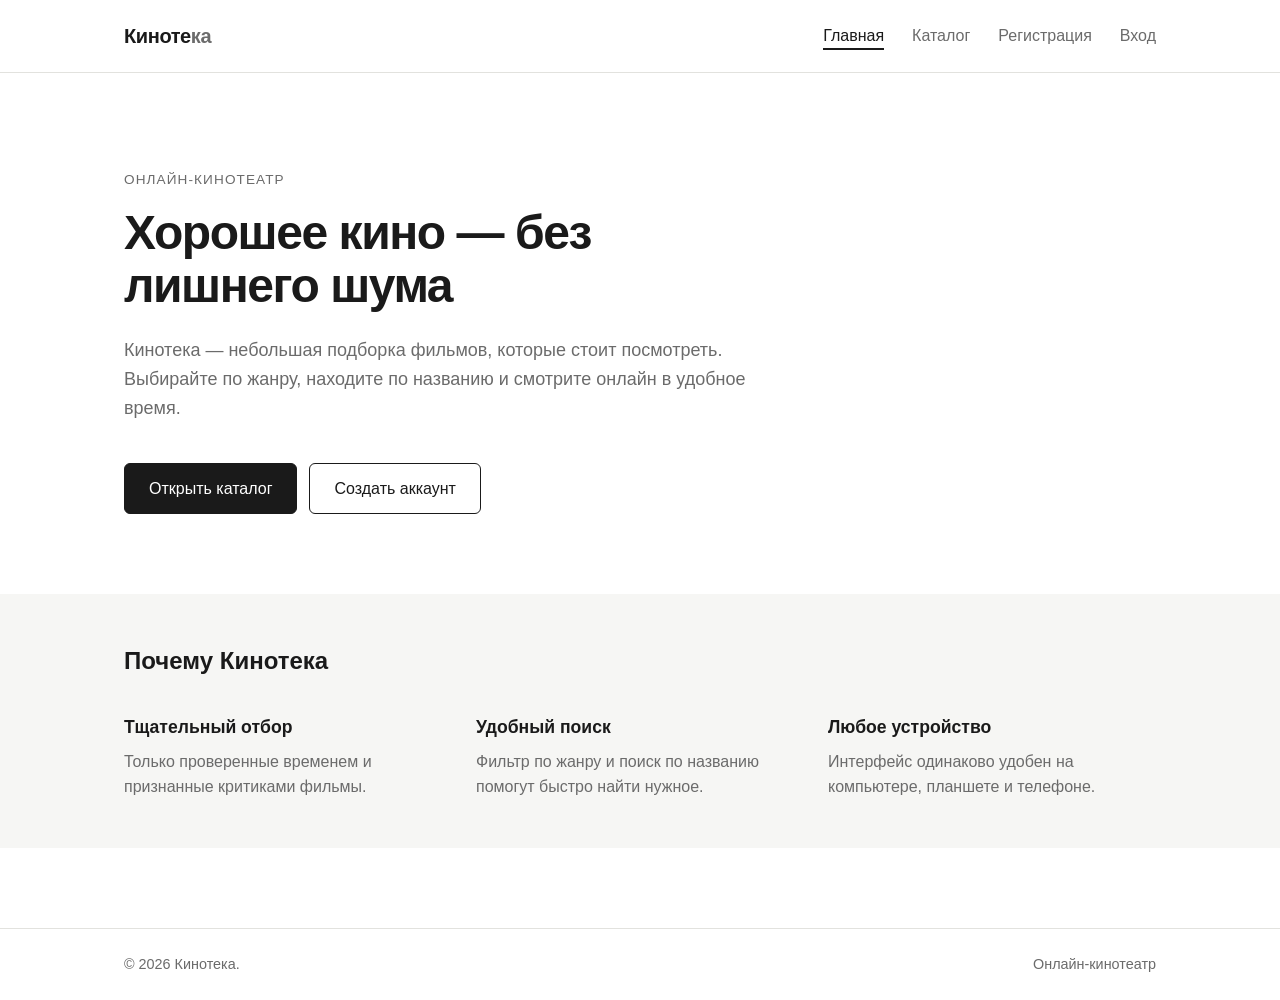
<file: index.html>
<!DOCTYPE html>
<html lang="ru">
<head>
  <meta charset="UTF-8">
  <meta name="viewport" content="width=device-width, initial-scale=1">
  <title>Главная — Кинотека</title>
  <link rel="stylesheet" href="style.css">
</head>
<body>
  <header class="site-header">
    <div class="container site-header__inner">
      <a class="site-logo" href="index.html">Киноте<span class="site-logo__accent">ка</span></a>
      <nav class="site-nav" aria-label="Основная навигация">
        <ul class="site-nav__list">
          <li class="site-nav__item"><a class="site-nav__link" href="index.html" aria-current="page">Главная</a></li>
          <li class="site-nav__item"><a class="site-nav__link" href="catalog.html">Каталог</a></li>
          <li class="site-nav__item" data-auth="guest"><a class="site-nav__link" href="register.html">Регистрация</a></li>
          <li class="site-nav__item" data-auth="guest"><a class="site-nav__link" href="login.html">Вход</a></li>
          <li class="site-nav__item" data-auth="user" hidden><a class="site-nav__link" href="profile.html">Профиль</a></li>
        </ul>
      </nav>
    </div>
  </header>

  <main class="page-main">
    <section class="hero">
      <div class="container hero__inner">
        <p class="hero__label">Онлайн-кинотеатр</p>
        <h1 class="hero__title">Хорошее кино — без лишнего шума</h1>
        <p class="hero__description">
          Кинотека — небольшая подборка фильмов, которые стоит посмотреть.
          Выбирайте по жанру, находите по названию и смотрите онлайн в удобное время.
        </p>
        <div class="hero__actions">
          <a class="button button--primary" href="catalog.html">Открыть каталог</a>
          <a class="button button--secondary" href="register.html">Создать аккаунт</a>
        </div>
      </div>
    </section>

    <section class="features">
      <div class="container">
        <h2 class="section-title">Почему Кинотека</h2>
        <div class="features__list">
          <article class="feature">
            <h3 class="feature__title">Тщательный отбор</h3>
            <p class="feature__text">Только проверенные временем и признанные критиками фильмы.</p>
          </article>
          <article class="feature">
            <h3 class="feature__title">Удобный поиск</h3>
            <p class="feature__text">Фильтр по жанру и поиск по названию помогут быстро найти нужное.</p>
          </article>
          <article class="feature">
            <h3 class="feature__title">Любое устройство</h3>
            <p class="feature__text">Интерфейс одинаково удобен на компьютере, планшете и телефоне.</p>
          </article>
        </div>
      </div>
    </section>
  </main>

  <footer class="site-footer">
    <div class="container site-footer__inner">
      <p class="site-footer__text">© 2026 Кинотека.</p>
      <p class="site-footer__text">Онлайн-кинотеатр</p>
    </div>
  </footer>

  <script src="script.js"></script>
</body>
</html>
</file>
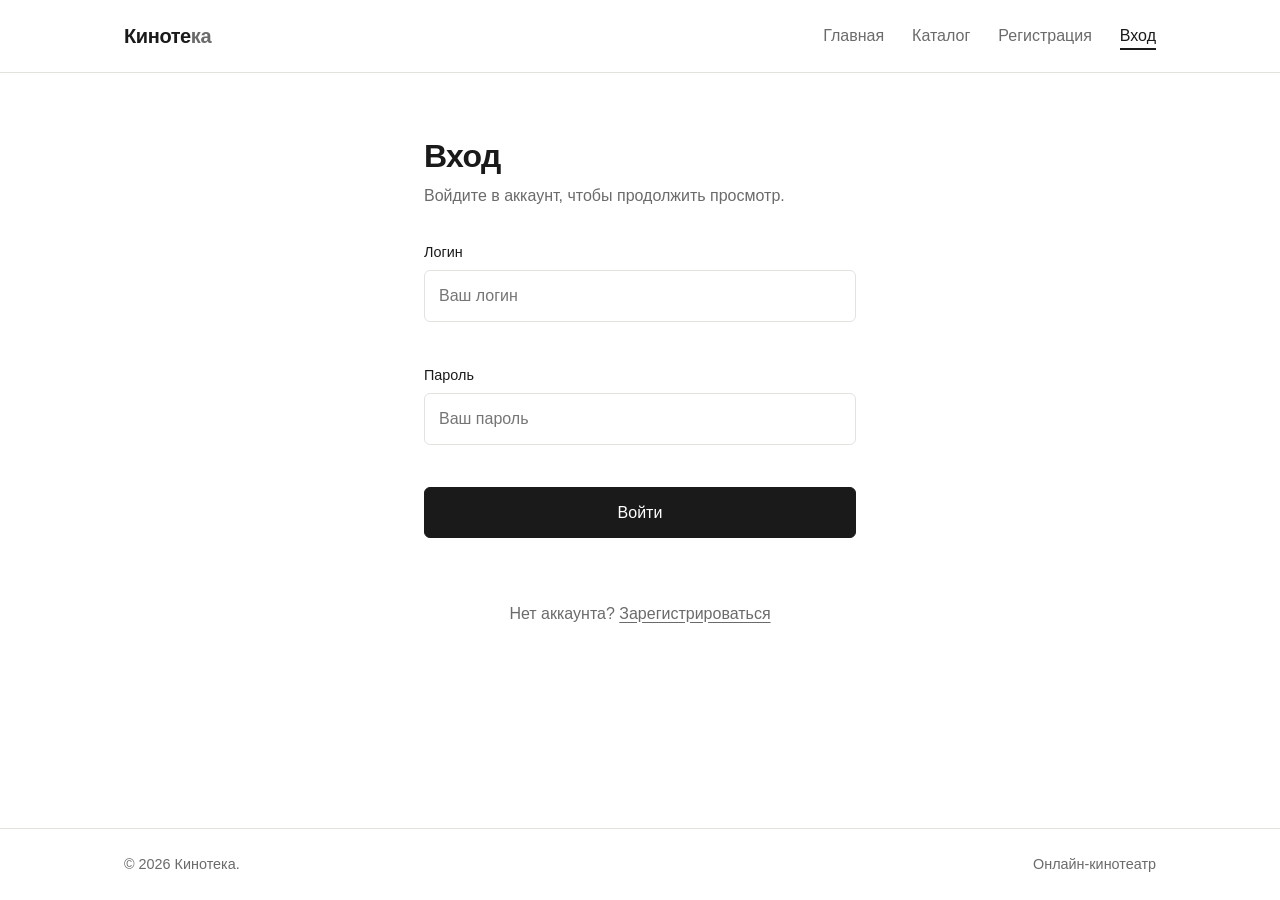
<file: login.html>
<!DOCTYPE html>
<html lang="ru">
<head>
  <meta charset="UTF-8">
  <meta name="viewport" content="width=device-width, initial-scale=1">
  <title>Вход — Кинотека</title>
  <link rel="stylesheet" href="style.css">
</head>
<body>
  <header class="site-header">
    <div class="container site-header__inner">
      <a class="site-logo" href="index.html">Киноте<span class="site-logo__accent">ка</span></a>
      <nav class="site-nav" aria-label="Основная навигация">
        <ul class="site-nav__list">
          <li class="site-nav__item"><a class="site-nav__link" href="index.html">Главная</a></li>
          <li class="site-nav__item"><a class="site-nav__link" href="catalog.html">Каталог</a></li>
          <li class="site-nav__item" data-auth="guest"><a class="site-nav__link" href="register.html">Регистрация</a></li>
          <li class="site-nav__item" data-auth="guest"><a class="site-nav__link" href="login.html" aria-current="page">Вход</a></li>
          <li class="site-nav__item" data-auth="user" hidden><a class="site-nav__link" href="profile.html">Профиль</a></li>
        </ul>
      </nav>
    </div>
  </header>

  <main class="page-main">
    <section class="auth">
      <div class="container container--narrow">
        <h1 class="page-title">Вход</h1>
        <p class="page-subtitle">Войдите в аккаунт, чтобы продолжить просмотр.</p>

        <p class="form-note" data-next-note hidden>Чтобы смотреть фильм, войдите в аккаунт или зарегистрируйтесь. Выбранный фильм откроется автоматически.</p>

        <form class="auth-form" id="login-form" novalidate>
          <div class="form-field">
            <label class="form-field__label" for="login-name">Логин</label>
            <input class="form-field__input" type="text" id="login-name" name="login-name" placeholder="Ваш логин" autocomplete="username" aria-describedby="login-name-error">
            <p class="form-field__error" id="login-name-error" role="alert"></p>
          </div>
          <div class="form-field">
            <label class="form-field__label" for="login-password">Пароль</label>
            <input class="form-field__input" type="password" id="login-password" name="login-password" placeholder="Ваш пароль" autocomplete="current-password" aria-describedby="login-password-error">
            <p class="form-field__error" id="login-password-error" role="alert"></p>
          </div>
          <button class="button button--primary button--full" type="submit">Войти</button>
          <p class="form-status" id="login-status" role="status"></p>
        </form>

        <p class="auth__switch">Нет аккаунта? <a class="link" href="register.html">Зарегистрироваться</a></p>
      </div>
    </section>
  </main>

  <footer class="site-footer">
    <div class="container site-footer__inner">
      <p class="site-footer__text">© 2026 Кинотека.</p>
      <p class="site-footer__text">Онлайн-кинотеатр</p>
    </div>
  </footer>

  <script src="script.js"></script>
</body>
</html>
</file>
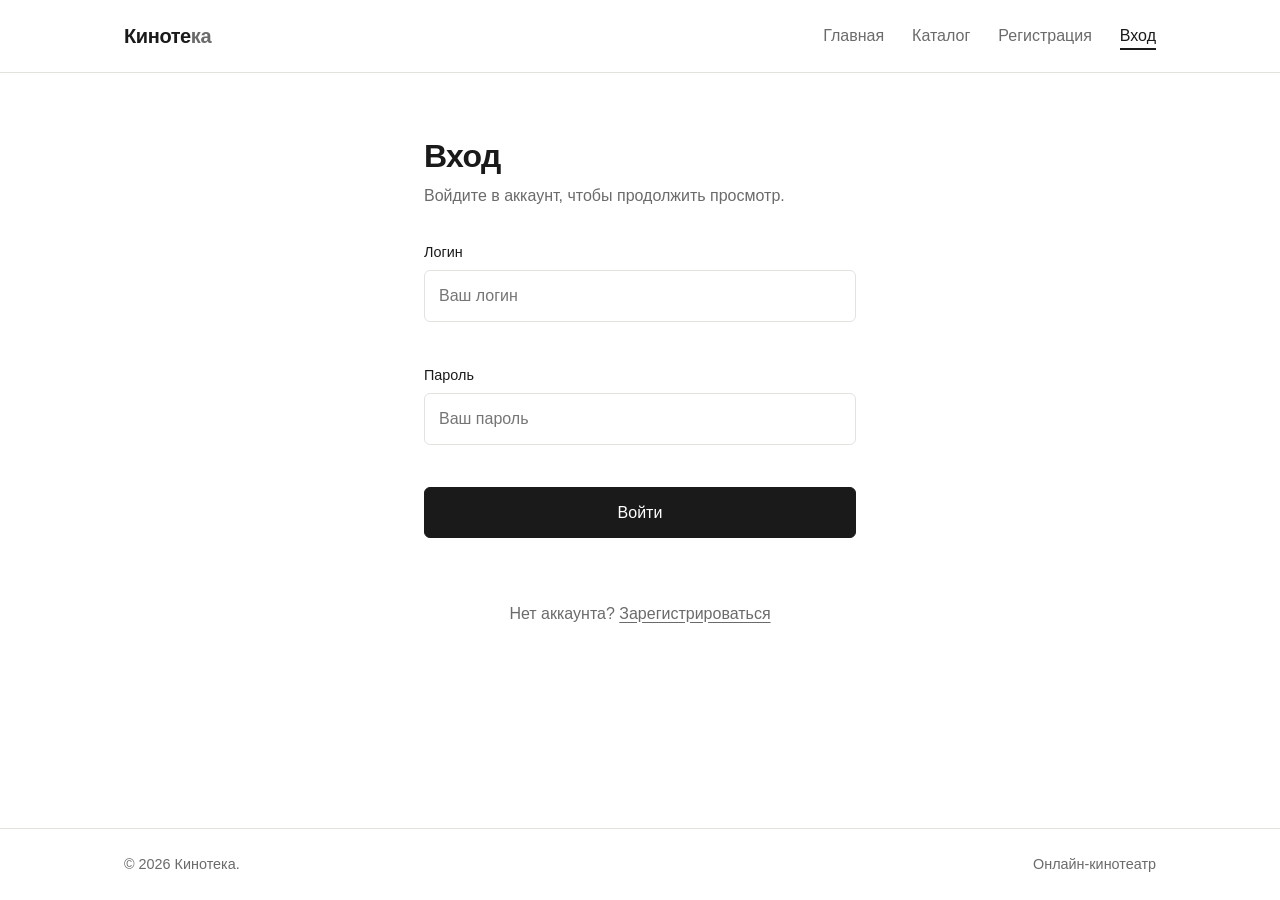
<file: profile.html>
<!DOCTYPE html>
<html lang="ru">
<head>
  <meta charset="UTF-8">
  <meta name="viewport" content="width=device-width, initial-scale=1">
  <title>Профиль — Кинотека</title>
  <link rel="stylesheet" href="style.css">
</head>
<body>
  <header class="site-header">
    <div class="container site-header__inner">
      <a class="site-logo" href="index.html">Киноте<span class="site-logo__accent">ка</span></a>
      <nav class="site-nav" aria-label="Основная навигация">
        <ul class="site-nav__list">
          <li class="site-nav__item"><a class="site-nav__link" href="index.html">Главная</a></li>
          <li class="site-nav__item"><a class="site-nav__link" href="catalog.html">Каталог</a></li>
          <li class="site-nav__item" data-auth="guest"><a class="site-nav__link" href="register.html">Регистрация</a></li>
          <li class="site-nav__item" data-auth="guest"><a class="site-nav__link" href="login.html">Вход</a></li>
          <li class="site-nav__item" data-auth="user" hidden><a class="site-nav__link" href="profile.html" aria-current="page">Профиль</a></li>
        </ul>
      </nav>
    </div>
  </header>

  <main class="page-main">
    <section class="profile">
      <div class="container container--narrow">
        <h1 class="page-title">Профиль</h1>
        <p class="page-subtitle" id="profile-greeting"></p>

        <dl class="info-list">
          <div class="info-list__row"><dt class="info-list__term">ФИО</dt><dd class="info-list__value" id="profile-fullname"></dd></div>
          <div class="info-list__row"><dt class="info-list__term">Email</dt><dd class="info-list__value" id="profile-email"></dd></div>
          <div class="info-list__row"><dt class="info-list__term">Логин</dt><dd class="info-list__value" id="profile-login"></dd></div>
        </dl>

        <div class="profile__actions">
          <a class="button button--primary" href="catalog.html">Перейти в каталог</a>
          <button class="button button--secondary" id="logout-button" type="button">Выйти</button>
        </div>
      </div>
    </section>
  </main>

  <footer class="site-footer">
    <div class="container site-footer__inner">
      <p class="site-footer__text">© 2026 Кинотека.</p>
      <p class="site-footer__text">Онлайн-кинотеатр</p>
    </div>
  </footer>

  <script src="script.js"></script>
</body>
</html>
</file>
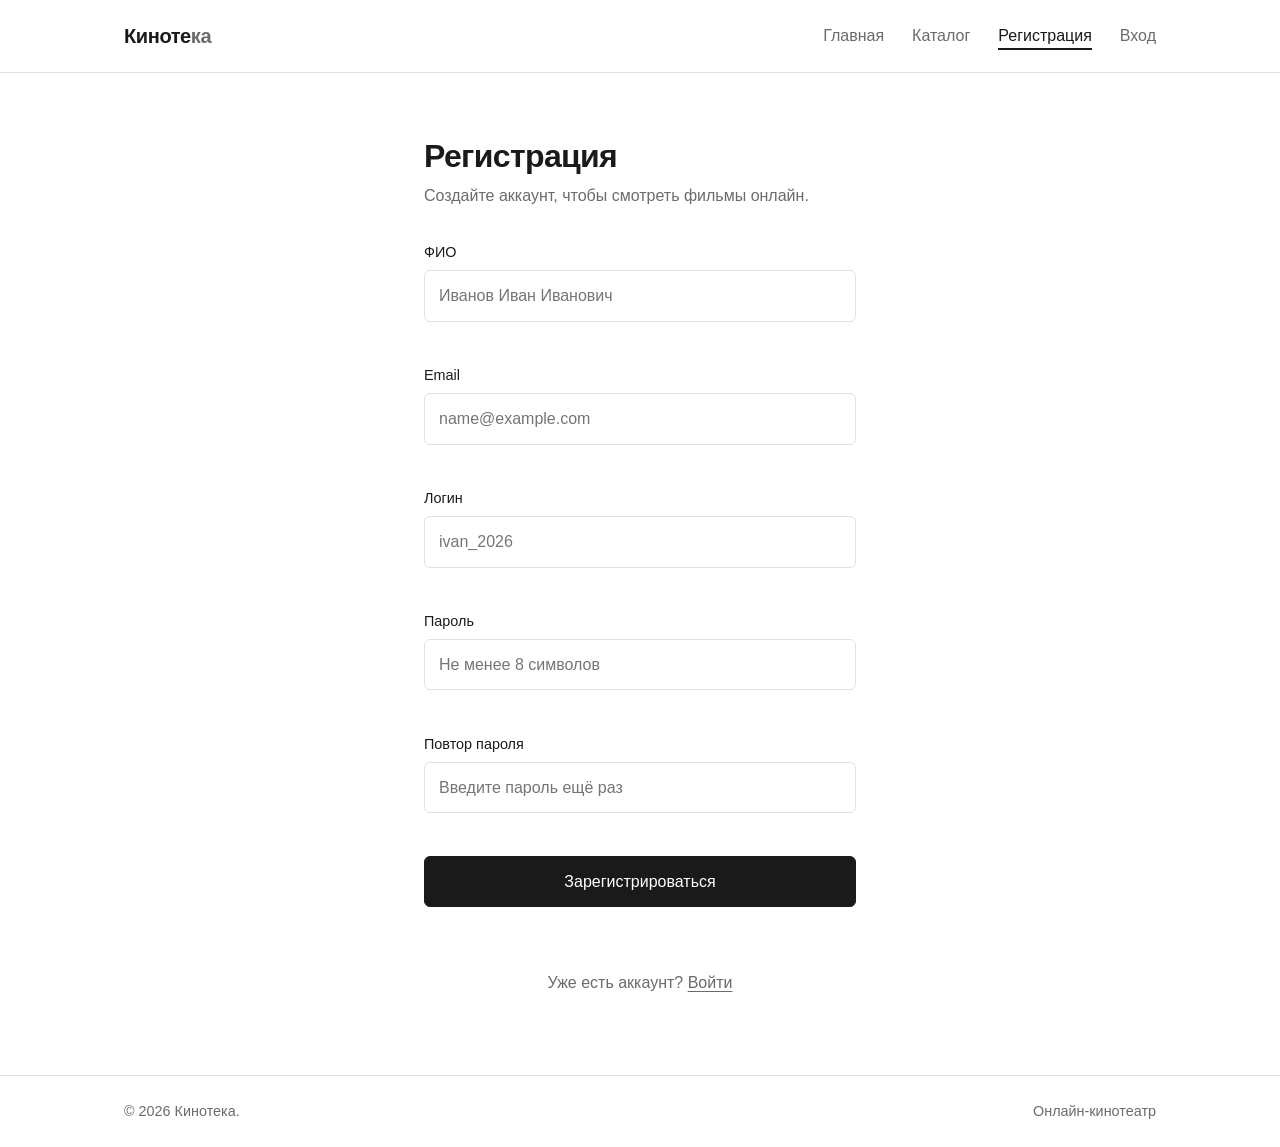
<file: register.html>
<!DOCTYPE html>
<html lang="ru">
<head>
  <meta charset="UTF-8">
  <meta name="viewport" content="width=device-width, initial-scale=1">
  <title>Регистрация — Кинотека</title>
  <link rel="stylesheet" href="style.css">
</head>
<body>
  <header class="site-header">
    <div class="container site-header__inner">
      <a class="site-logo" href="index.html">Киноте<span class="site-logo__accent">ка</span></a>
      <nav class="site-nav" aria-label="Основная навигация">
        <ul class="site-nav__list">
          <li class="site-nav__item"><a class="site-nav__link" href="index.html">Главная</a></li>
          <li class="site-nav__item"><a class="site-nav__link" href="catalog.html">Каталог</a></li>
          <li class="site-nav__item" data-auth="guest"><a class="site-nav__link" href="register.html" aria-current="page">Регистрация</a></li>
          <li class="site-nav__item" data-auth="guest"><a class="site-nav__link" href="login.html">Вход</a></li>
          <li class="site-nav__item" data-auth="user" hidden><a class="site-nav__link" href="profile.html">Профиль</a></li>
        </ul>
      </nav>
    </div>
  </header>

  <main class="page-main">
    <section class="auth">
      <div class="container container--narrow">
        <h1 class="page-title">Регистрация</h1>
        <p class="page-subtitle">Создайте аккаунт, чтобы смотреть фильмы онлайн.</p>

        <p class="form-note" data-next-note hidden>Чтобы смотреть фильм, войдите в аккаунт или зарегистрируйтесь. Выбранный фильм откроется автоматически.</p>

        <form class="auth-form" id="register-form" novalidate>
          <div class="form-field">
            <label class="form-field__label" for="fullname">ФИО</label>
            <input class="form-field__input" type="text" id="fullname" name="fullname" placeholder="Иванов Иван Иванович" autocomplete="name" aria-describedby="fullname-error">
            <p class="form-field__error" id="fullname-error" role="alert"></p>
          </div>
          <div class="form-field">
            <label class="form-field__label" for="email">Email</label>
            <input class="form-field__input" type="email" id="email" name="email" placeholder="name@example.com" autocomplete="email" aria-describedby="email-error">
            <p class="form-field__error" id="email-error" role="alert"></p>
          </div>
          <div class="form-field">
            <label class="form-field__label" for="login">Логин</label>
            <input class="form-field__input" type="text" id="login" name="login" placeholder="ivan_2026" autocomplete="username" aria-describedby="login-error">
            <p class="form-field__error" id="login-error" role="alert"></p>
          </div>
          <div class="form-field">
            <label class="form-field__label" for="password">Пароль</label>
            <input class="form-field__input" type="password" id="password" name="password" placeholder="Не менее 8 символов" autocomplete="new-password" aria-describedby="password-error">
            <p class="form-field__error" id="password-error" role="alert"></p>
          </div>
          <div class="form-field">
            <label class="form-field__label" for="password-repeat">Повтор пароля</label>
            <input class="form-field__input" type="password" id="password-repeat" name="password-repeat" placeholder="Введите пароль ещё раз" autocomplete="new-password" aria-describedby="password-repeat-error">
            <p class="form-field__error" id="password-repeat-error" role="alert"></p>
          </div>
          <button class="button button--primary button--full" type="submit">Зарегистрироваться</button>
          <p class="form-status" id="register-status" role="status"></p>
        </form>

        <p class="auth__switch">Уже есть аккаунт? <a class="link" href="login.html">Войти</a></p>
      </div>
    </section>
  </main>

  <footer class="site-footer">
    <div class="container site-footer__inner">
      <p class="site-footer__text">© 2026 Кинотека.</p>
      <p class="site-footer__text">Онлайн-кинотеатр</p>
    </div>
  </footer>

  <script src="script.js"></script>
</body>
</html>
</file>
<file: style.css>
:root {
  --color-bg: #ffffff;
  --color-surface: #f6f6f4;
  --color-text: #1a1a1a;
  --color-muted: #6b6b6b;
  --color-border: #e2e2de;
  --color-accent: #1a1a1a;
  --color-error: #b3261e;
  --color-success: #1f6b3a;

  --font-main: "Helvetica Neue", Arial, "Segoe UI", sans-serif;
  --radius: 6px;
  --gap: 24px;
}

* {
  box-sizing: border-box;
}

body {
  margin: 0;
  min-height: 100vh;
  display: flex;
  flex-direction: column;
  font-family: var(--font-main);
  font-size: 16px;
  line-height: 1.6;
  color: var(--color-text);
  background: var(--color-bg);
}

h1, h2, h3, p {
  margin: 0;
}

a {
  color: inherit;
}


.container {
  width: 100%;
  max-width: 1080px;
  margin: 0 auto;
  padding: 0 24px;
}

.container--narrow {
  max-width: 480px;
}

.page-main {
  flex: 1;
}

.page-title {
  font-size: 2rem;
  font-weight: 600;
  letter-spacing: -0.02em;
  line-height: 1.2;
}

.page-subtitle {
  margin-top: 8px;
  color: var(--color-muted);
}

.section-title {
  font-size: 1.5rem;
  font-weight: 600;
  margin-bottom: 32px;
}

.link {
  text-decoration: underline;
  text-underline-offset: 3px;
}

.link:hover {
  text-decoration-thickness: 2px;
}

.button {
  display: inline-block;
  padding: 12px 24px;
  font: inherit;
  font-weight: 500;
  text-align: center;
  text-decoration: none;
  border: 1px solid var(--color-accent);
  border-radius: var(--radius);
  cursor: pointer;
  transition: background-color 0.15s, color 0.15s;
}

.button--primary {
  background: var(--color-accent);
  color: #ffffff;
}

.button--primary:hover {
  background: #000000;
}

.button--secondary {
  background: transparent;
  color: var(--color-accent);
}

.button--secondary:hover {
  background: var(--color-surface);
}

.button--small {
  padding: 8px 16px;
  font-size: 0.9rem;
}

.button--full {
  width: 100%;
}

.button:focus-visible,
.link:focus-visible,
.site-nav__link:focus-visible,
.site-logo:focus-visible,
.form-field__input:focus-visible {
  outline: 2px solid var(--color-accent);
  outline-offset: 2px;
}


.site-header {
  border-bottom: 1px solid var(--color-border);
}

.site-header__inner {
  display: flex;
  align-items: center;
  justify-content: space-between;
  gap: 16px;
  padding-top: 20px;
  padding-bottom: 20px;
}

.site-logo {
  font-size: 1.25rem;
  font-weight: 700;
  letter-spacing: -0.02em;
  text-decoration: none;
}

.site-logo__accent {
  color: var(--color-muted);
}

.site-nav__list {
  display: flex;
  gap: 28px;
  margin: 0;
  padding: 0;
  list-style: none;
}

.site-nav__link {
  padding: 4px 0;
  color: var(--color-muted);
  text-decoration: none;
  border-bottom: 2px solid transparent;
}

.site-nav__link:hover {
  color: var(--color-text);
}

.site-nav__link[aria-current="page"] {
  color: var(--color-text);
  border-bottom-color: var(--color-text);
}

.site-footer {
  margin-top: 80px;
  border-top: 1px solid var(--color-border);
  color: var(--color-muted);
  font-size: 0.9rem;
}

.site-footer__inner {
  display: flex;
  justify-content: space-between;
  gap: 16px;
  padding-top: 24px;
  padding-bottom: 24px;
}


.hero {
  padding: 96px 0 80px;
}

.hero__label {
  margin-bottom: 16px;
  font-size: 0.85rem;
  letter-spacing: 0.08em;
  text-transform: uppercase;
  color: var(--color-muted);
}

.hero__title {
  max-width: 14em;
  font-size: 3rem;
  font-weight: 600;
  letter-spacing: -0.03em;
  line-height: 1.1;
}

.hero__description {
  max-width: 36em;
  margin-top: 24px;
  font-size: 1.125rem;
  color: var(--color-muted);
}

.hero__actions {
  display: flex;
  flex-wrap: wrap;
  gap: 12px;
  margin-top: 40px;
}

.features {
  padding: 48px 0;
  background: var(--color-surface);
}

.features__list {
  display: grid;
  grid-template-columns: repeat(3, 1fr);
  gap: var(--gap);
}

.feature__title {
  margin-bottom: 8px;
  font-size: 1.1rem;
  font-weight: 600;
}

.feature__text {
  color: var(--color-muted);
}


.catalog {
  padding: 56px 0 0;
}

.catalog-filter {
  display: flex;
  gap: var(--gap);
  margin: 32px 0 40px;
}

.catalog-filter__field {
  flex: 1;
  max-width: 320px;
}

.film-grid {
  display: grid;
  grid-template-columns: repeat(4, 1fr); /* desktop: 4 колонки */
  gap: var(--gap);
}

.film-card {
  display: flex;
  flex-direction: column;
  border: 1px solid var(--color-border);
  border-radius: var(--radius);
  overflow: hidden;
  background: var(--color-bg);
}

.film-card[hidden] {
  display: none;
}

.film-card__poster {
  position: relative;
  aspect-ratio: 2 / 3;
  background: var(--color-surface);
}

.film-card__image {
  display: block;
  width: 100%;
  height: 100%;
  object-fit: cover;
}


.film-card__badge {
  position: absolute;
  top: 10px;
  left: 10px;
  padding: 2px 8px;
  font-size: 0.85rem;
  font-weight: 600;
  line-height: 1.5;
  color: #ffffff;
  background: rgba(0, 0, 0, 0.8);
  border-radius: 4px;
}

.film-card__body {
  display: flex;
  flex-direction: column;
  align-items: flex-start;
  flex: 1;
  gap: 4px;
  padding: 16px;
}

.film-card__title {
  font-size: 1.05rem;
  font-weight: 600;
  line-height: 1.3;
}

.film-card__original,
.film-card__meta {
  font-size: 0.85rem;
  color: var(--color-muted);
}

.film-card__meta {
  margin-bottom: 12px;
}

.film-card__body .button {
  margin-top: auto;
}

.catalog__empty {
  padding: 48px 0;
  text-align: center;
  color: var(--color-muted);
}


.auth {
  padding: 64px 0 0;
}

.auth-form {
  display: flex;
  flex-direction: column;
  gap: 20px;
  margin-top: 32px;
}

.form-field {
  display: flex;
  flex-direction: column;
  gap: 6px;
}

.form-field__label {
  font-size: 0.9rem;
  font-weight: 500;
}

.form-field__input {
  width: 100%;
  padding: 12px 14px;
  font: inherit;
  color: var(--color-text);
  background: var(--color-bg);
  border: 1px solid var(--color-border);
  border-radius: var(--radius);
}

.form-field__input:hover {
  border-color: #b5b5b0;
}

.form-field__input--invalid {
  border-color: var(--color-error);
}

.form-field__error {
  min-height: 1.2em;
  font-size: 0.85rem;
  color: var(--color-error);
}

.form-status {
  min-height: 1.2em;
  font-size: 0.95rem;
  text-align: center;
}

.form-status--success {
  color: var(--color-success);
}

.form-status--error {
  color: var(--color-error);
}

.auth__switch {
  margin-top: 24px;
  text-align: center;
  color: var(--color-muted);
}




@media (max-width: 900px) {
  .film-grid {
    grid-template-columns: repeat(2, 1fr);
  }

  .features__list {
    grid-template-columns: 1fr;
  }

  .hero {
    padding: 64px 0 56px;
  }

  .hero__title {
    font-size: 2.25rem;
  }
}


@media (max-width: 600px) {
  .container {
    padding: 0 16px;
  }

  .site-header__inner {
    flex-direction: column;
    align-items: flex-start;
    gap: 12px;
  }

  .site-nav__list {
    flex-wrap: wrap;
    gap: 8px 20px;
  }

  .site-footer__inner {
    flex-direction: column;
    gap: 4px;
  }

  .hero__title {
    font-size: 1.85rem;
  }

  .hero__actions .button {
    width: 100%;
  }

  .page-title {
    font-size: 1.6rem;
  }

  .film-grid {
    grid-template-columns: 1fr;
  }

  .film-card {
    flex-direction: row;
  }

  .film-card__poster {
    flex: 0 0 110px;
    aspect-ratio: auto;
  }

  .catalog-filter {
    flex-direction: column;
    gap: 16px;
  }

  .catalog-filter__field {
    max-width: none;
  }

  .auth {
    padding-top: 40px;
  }
}


.form-note {
  margin-top: 24px;
  padding: 12px 16px;
  font-size: 0.9rem;
  color: var(--color-muted);
  background: var(--color-surface);
  border-radius: var(--radius);
}

.form-note[hidden] {
  display: none;
}

.info-list {
  margin: 32px 0 0;
  border-top: 1px solid var(--color-border);
}

.info-list__row {
  display: flex;
  gap: 16px;
  padding: 14px 0;
  border-bottom: 1px solid var(--color-border);
}

.info-list__term {
  flex: 0 0 140px;
  color: var(--color-muted);
}

.info-list__value {
  margin: 0;
  overflow-wrap: anywhere;
}

.profile {
  padding: 64px 0 0;
}

.profile__actions {
  display: flex;
  flex-wrap: wrap;
  gap: 12px;
  margin-top: 40px;
}

.film-details {
  padding: 40px 0 0;
}

.film-details[hidden],
.film-not-found[hidden] {
  display: none;
}

.film-details__back {
  display: inline-block;
  margin-bottom: 32px;
  color: var(--color-muted);
}

.film-details__layout {
  display: grid;
  grid-template-columns: 300px 1fr;
  gap: 48px;
  align-items: start;
}

.film-details__poster {
  width: 100%;
  height: auto;
  aspect-ratio: 2 / 3;
  object-fit: cover;
  border: 1px solid var(--color-border);
  border-radius: var(--radius);
}

.film-details__original {
  margin-top: 4px;
  color: var(--color-muted);
}

.film-details__description {
  max-width: 40em;
  margin-top: 32px;
}

.film-details__player {
  display: flex;
  align-items: center;
  justify-content: center;
  aspect-ratio: 16 / 9;
  margin-top: 32px;
  color: var(--color-muted);
  background: var(--color-surface);
  border: 1px solid var(--color-border);
  border-radius: var(--radius);
}

.film-not-found {
  padding: 64px 0 0;
}

.film-not-found__action {
  margin-top: 32px;
}

@media (max-width: 900px) {
  .film-details__layout {
    grid-template-columns: 220px 1fr;
    gap: 32px;
  }
}

@media (max-width: 600px) {
  .film-details__layout {
    grid-template-columns: 1fr;
  }

  .film-details__poster {
    max-width: 240px;
  }

  .info-list__term {
    flex-basis: 110px;
  }

  .profile {
    padding-top: 40px;
  }

  .profile__actions .button {
    width: 100%;
  }
}
</file>
